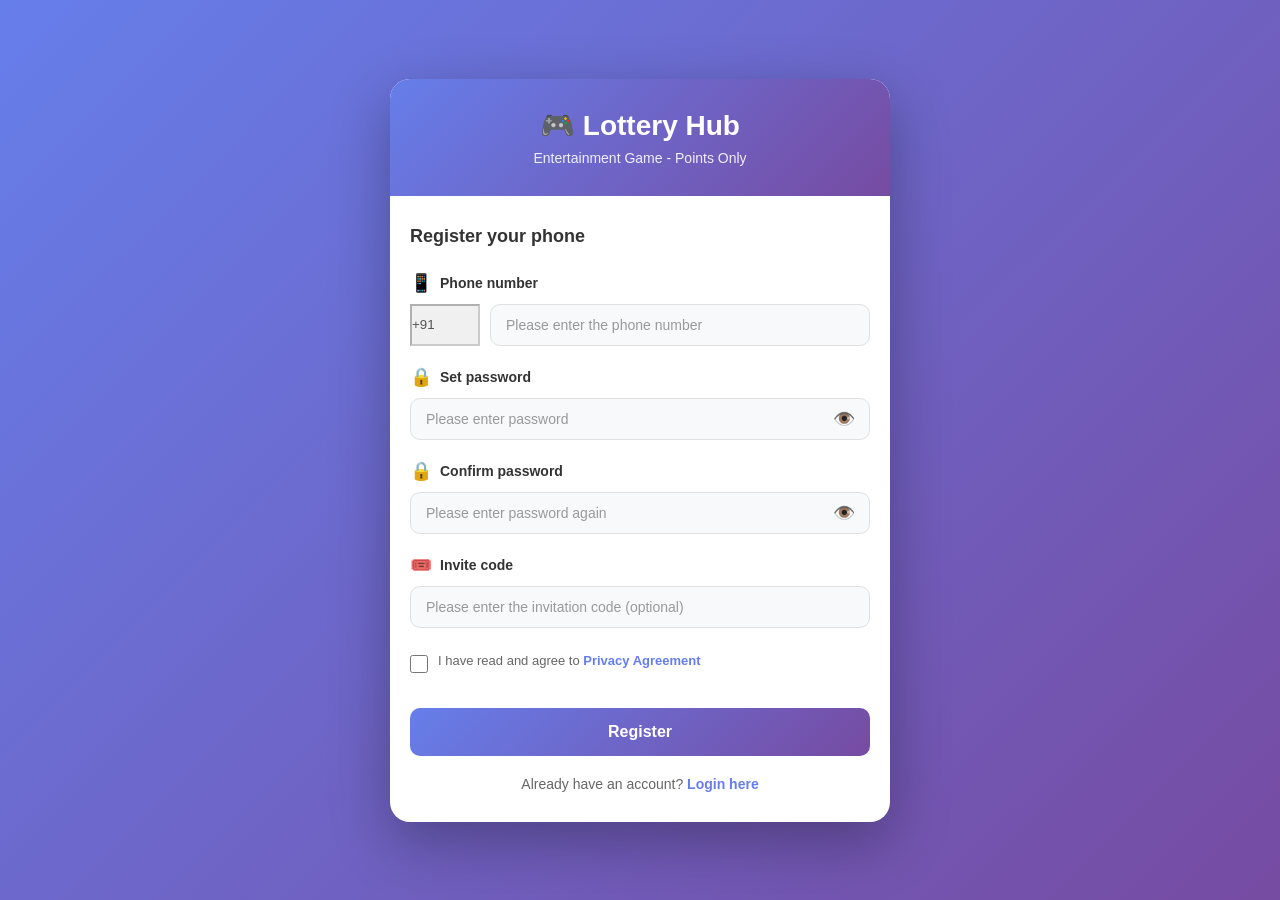
<file: index.html>
<!DOCTYPE html>
<html lang="en">
<head>
    <meta charset="UTF-8">
    <meta name="viewport" content="width=device-width, initial-scale=1.0">
    <title>Lottery Hub - Entertainment Game</title>
    <link rel="stylesheet" href="style.css">
</head>
<body>
    <div class="container">
        <div class="registration-card">
            <!-- Header -->
            <div class="header">
                <h1 class="logo">🎮 Lottery Hub</h1>
                <p class="subtitle">Entertainment Game - Points Only</p>
            </div>

            <!-- Registration Form -->
            <form id="registrationForm" class="registration-form">
                <h2>Register your phone</h2>

                <!-- Phone Number Field -->
                <div class="form-group">
                    <label for="phone" class="form-label">
                        <span class="icon">📱</span>
                        Phone number
                    </label>
                    <div class="phone-input-wrapper">
                        <input type="text" class="phone-code" value="+91" disabled>
                        <input 
                            type="tel" 
                            id="phone" 
                            class="form-input" 
                            placeholder="Please enter the phone number"
                            pattern="[0-9]{10}"
                            required
                        >
                    </div>
                </div>

                <!-- Password Field -->
                <div class="form-group">
                    <label for="password" class="form-label">
                        <span class="icon">🔒</span>
                        Set password
                    </label>
                    <div class="password-wrapper">
                        <input 
                            type="password" 
                            id="password" 
                            class="form-input" 
                            placeholder="Please enter password"
                            minlength="6"
                            required
                        >
                        <span class="toggle-password" onclick="togglePassword('password')">👁️</span>
                    </div>
                </div>

                <!-- Confirm Password Field -->
                <div class="form-group">
                    <label for="confirmPassword" class="form-label">
                        <span class="icon">🔒</span>
                        Confirm password
                    </label>
                    <div class="password-wrapper">
                        <input 
                            type="password" 
                            id="confirmPassword" 
                            class="form-input" 
                            placeholder="Please enter password again"
                            minlength="6"
                            required
                        >
                        <span class="toggle-password" onclick="togglePassword('confirmPassword')">👁️</span>
                    </div>
                </div>

                <!-- Invite Code Field -->
                <div class="form-group">
                    <label for="inviteCode" class="form-label">
                        <span class="icon">🎟️</span>
                        Invite code
                    </label>
                    <input 
                        type="text" 
                        id="inviteCode" 
                        class="form-input" 
                        placeholder="Please enter the invitation code (optional)"
                    >
                </div>

                <!-- Disclaimer -->
                <div class="disclaimer">
                    <input type="checkbox" id="agreeTerms" required>
                    <label for="agreeTerms">
                        I have read and agree to <a href="#" class="link">Privacy Agreement</a>
                    </label>
                </div>

                <!-- Register Button -->
                <button type="submit" class="btn-register">Register</button>

                <!-- Login Link -->
                <div class="login-link">
                    Already have an account? <a href="login.html">Login here</a>
                </div>
            </form>
        </div>
    </div>

    <script src="script.js"></script>
</body>
</html>
</file>
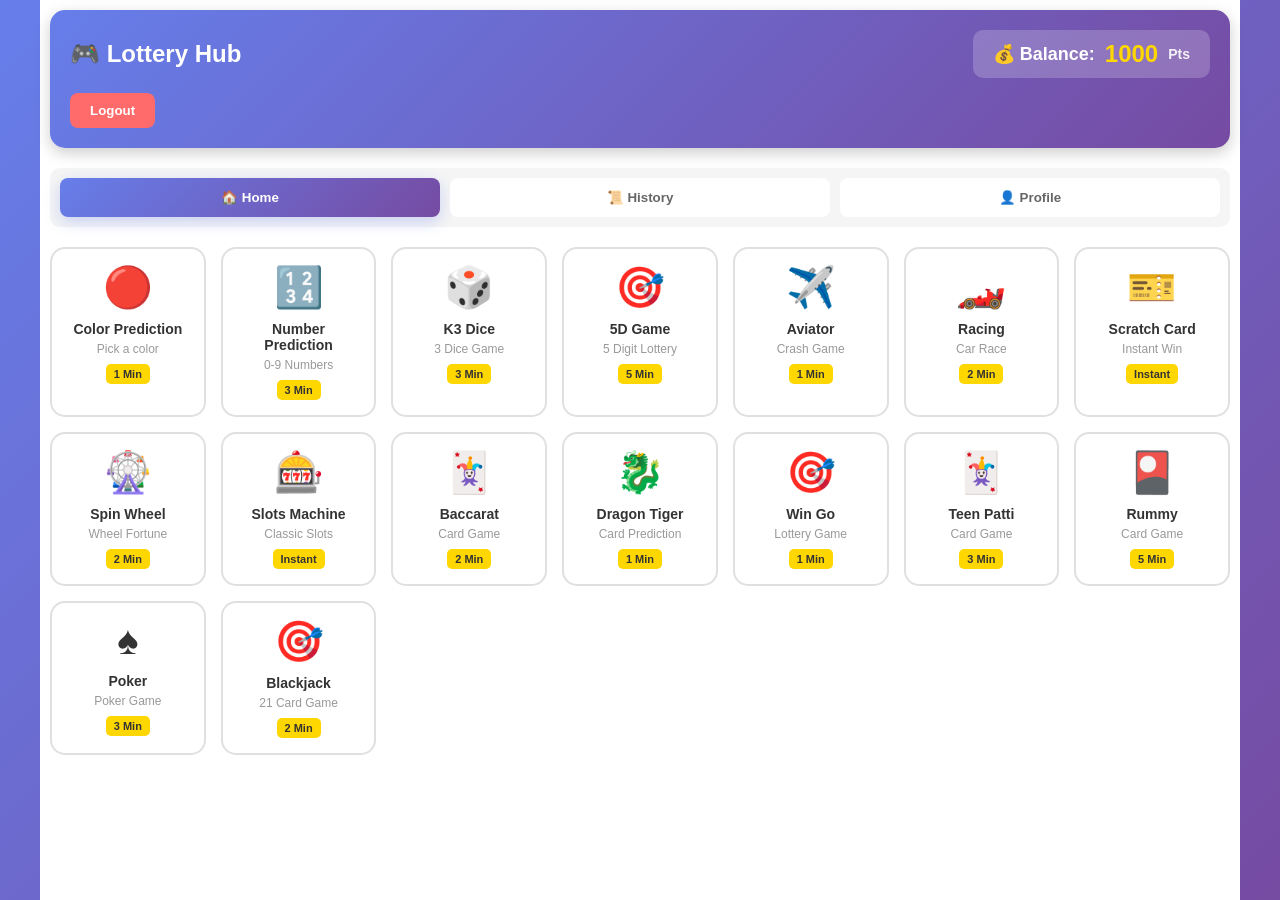
<file: dashboard.html>
<!DOCTYPE html>
<html lang="en">
<head>
    <meta charset="UTF-8">
    <meta name="viewport" content="width=device-width, initial-scale=1.0">
    <title>Lottery Hub - Dashboard</title>
    <link rel="stylesheet" href="dashboard-style.css">
</head>
<body>
    <div class="app-container">
        <!-- Header with Wallet -->
        <div class="header">
            <div class="header-top">
                <h1>🎮 Lottery Hub</h1>
                <div class="wallet-section">
                    <span class="wallet-label">💰 Balance:</span>
                    <span class="wallet-amount" id="walletAmount">1000</span>
                    <span class="points-unit">Pts</span>
                </div>
            </div>
            <button class="logout-btn" onclick="logout()">Logout</button>
        </div>

        <!-- Navigation Tabs -->
        <div class="nav-tabs">
            <button class="tab-btn active" onclick="showTab('home')">🏠 Home</button>
            <button class="tab-btn" onclick="showTab('history')">📜 History</button>
            <button class="tab-btn" onclick="showTab('profile')">👤 Profile</button>
        </div>

        <!-- Home Tab - Games -->
        <div id="home" class="tab-content active">
            <div class="games-grid">
                <!-- Color Prediction -->
                <div class="game-card" onclick="startGame('color-prediction')">
                    <div class="game-icon">🔴</div>
                    <h3>Color Prediction</h3>
                    <p>Pick a color</p>
                    <span class="time-badge">1 Min</span>
                </div>

                <!-- Number Prediction -->
                <div class="game-card" onclick="startGame('number-prediction')">
                    <div class="game-icon">🔢</div>
                    <h3>Number Prediction</h3>
                    <p>0-9 Numbers</p>
                    <span class="time-badge">3 Min</span>
                </div>

                <!-- K3 Dice -->
                <div class="game-card" onclick="startGame('k3-dice')">
                    <div class="game-icon">🎲</div>
                    <h3>K3 Dice</h3>
                    <p>3 Dice Game</p>
                    <span class="time-badge">3 Min</span>
                </div>

                <!-- 5D Game -->
                <div class="game-card" onclick="startGame('5d-game')">
                    <div class="game-icon">🎯</div>
                    <h3>5D Game</h3>
                    <p>5 Digit Lottery</p>
                    <span class="time-badge">5 Min</span>
                </div>

                <!-- Aviator -->
                <div class="game-card" onclick="startGame('aviator')">
                    <div class="game-icon">✈️</div>
                    <h3>Aviator</h3>
                    <p>Crash Game</p>
                    <span class="time-badge">1 Min</span>
                </div>

                <!-- Racing -->
                <div class="game-card" onclick="startGame('racing')">
                    <div class="game-icon">🏎️</div>
                    <h3>Racing</h3>
                    <p>Car Race</p>
                    <span class="time-badge">2 Min</span>
                </div>

                <!-- Scratch Card -->
                <div class="game-card" onclick="startGame('scratch-card')">
                    <div class="game-icon">🎫</div>
                    <h3>Scratch Card</h3>
                    <p>Instant Win</p>
                    <span class="time-badge">Instant</span>
                </div>

                <!-- Spin Wheel -->
                <div class="game-card" onclick="startGame('spin-wheel')">
                    <div class="game-icon">🎡</div>
                    <h3>Spin Wheel</h3>
                    <p>Wheel Fortune</p>
                    <span class="time-badge">2 Min</span>
                </div>

                <!-- Slots -->
                <div class="game-card" onclick="startGame('slots')">
                    <div class="game-icon">🎰</div>
                    <h3>Slots Machine</h3>
                    <p>Classic Slots</p>
                    <span class="time-badge">Instant</span>
                </div>

                <!-- Baccarat -->
                <div class="game-card" onclick="startGame('baccarat')">
                    <div class="game-icon">🃏</div>
                    <h3>Baccarat</h3>
                    <p>Card Game</p>
                    <span class="time-badge">2 Min</span>
                </div>

                <!-- Dragon Tiger -->
                <div class="game-card" onclick="startGame('dragon-tiger')">
                    <div class="game-icon">🐉</div>
                    <h3>Dragon Tiger</h3>
                    <p>Card Prediction</p>
                    <span class="time-badge">1 Min</span>
                </div>

                <!-- Win Go -->
                <div class="game-card" onclick="startGame('wingo')">
                    <div class="game-icon">🎯</div>
                    <h3>Win Go</h3>
                    <p>Lottery Game</p>
                    <span class="time-badge">1 Min</span>
                </div>

                <!-- Teen Patti -->
                <div class="game-card" onclick="startGame('teen-patti')">
                    <div class="game-icon">🃏</div>
                    <h3>Teen Patti</h3>
                    <p>Card Game</p>
                    <span class="time-badge">3 Min</span>
                </div>

                <!-- Rummy -->
                <div class="game-card" onclick="startGame('rummy')">
                    <div class="game-icon">🎴</div>
                    <h3>Rummy</h3>
                    <p>Card Game</p>
                    <span class="time-badge">5 Min</span>
                </div>

                <!-- Poker -->
                <div class="game-card" onclick="startGame('poker')">
                    <div class="game-icon">♠️</div>
                    <h3>Poker</h3>
                    <p>Poker Game</p>
                    <span class="time-badge">3 Min</span>
                </div>

                <!-- Blackjack -->
                <div class="game-card" onclick="startGame('blackjack')">
                    <div class="game-icon">🎯</div>
                    <h3>Blackjack</h3>
                    <p>21 Card Game</p>
                    <span class="time-badge">2 Min</span>
                </div>
            </div>
        </div>

        <!-- History Tab -->
        <div id="history" class="tab-content">
            <div class="history-container">
                <h2>Game History</h2>
                <div id="historyList" class="history-list"></div>
            </div>
        </div>

        <!-- Profile Tab -->
        <div id="profile" class="tab-content">
            <div class="profile-container">
                <div class="profile-card">
                    <h2>👤 My Profile</h2>
                    <div class="profile-info">
                        <p><strong>Phone:</strong> <span id="profilePhone">+91-XXXXXXXXXX</span></p>
                        <p><strong>Total Balance:</strong> <span id="profileBalance">1000</span> Points</p>
                        <p><strong>Total Games Played:</strong> <span id="profileGames">0</span></p>
                        <p><strong>Total Wins:</strong> <span id="profileWins">0</span></p>
                        <p><strong>Win Rate:</strong> <span id="profileWinRate">0%</span></p>
                        <p><strong>Member Since:</strong> <span id="profileDate">Today</span></p>
                    </div>
                </div>
            </div>
        </div>
    </div>

    <!-- Game Modal -->
    <div id="gameModal" class="modal">
        <div class="modal-content">
            <button class="close-btn" onclick="closeGame()">&times;</button>
            <iframe id="gameFrame" src="" style="width: 100%; height: 90vh; border: none; border-radius: 10px;"></iframe>
        </div>
    </div>

    <script src="dashboard-script.js"></script>
</body>
</html>
</file>
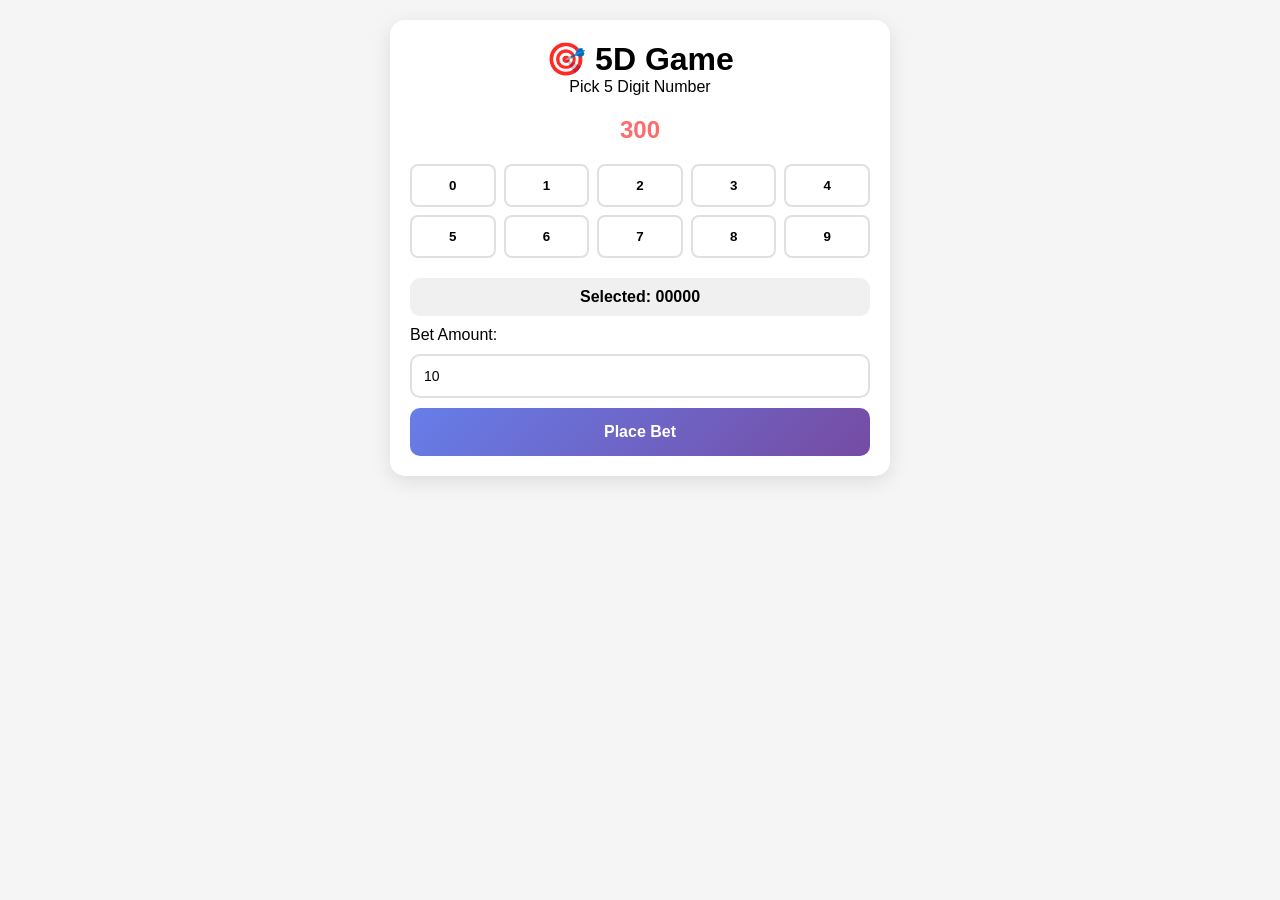
<file: games/5d-game.html>
<!DOCTYPE html>
<html lang="en">
<head>
    <meta charset="UTF-8">
    <meta name="viewport" content="width=device-width, initial-scale=1.0">
    <title>5D Game</title>
    <style>
        * { margin: 0; padding: 0; box-sizing: border-box; }
        body { font-family: 'Segoe UI', sans-serif; background: #f5f5f5; padding: 20px; }
        .game-container { max-width: 500px; margin: 0 auto; background: white; border-radius: 15px; padding: 20px; box-shadow: 0 5px 20px rgba(0,0,0,0.1); }
        .timer { font-size: 24px; font-weight: 700; color: #FF6B6B; text-align: center; margin: 20px 0; }
        .numbers-grid { display: grid; grid-template-columns: repeat(5, 1fr); gap: 8px; margin: 20px 0; }
        .number-btn { padding: 12px; border: 2px solid #e0e0e0; border-radius: 8px; font-weight: 600; cursor: pointer; transition: 0.3s; background: white; }
        .number-btn:hover { background: #667eea; color: white; }
        .number-btn.selected { background: #667eea; color: white; }
        .bet-input { width: 100%; padding: 12px; border: 2px solid #e0e0e0; border-radius: 10px; font-size: 14px; margin: 10px 0; }
        .place-bet-btn { width: 100%; padding: 15px; background: linear-gradient(135deg, #667eea, #764ba2); color: white; border: none; border-radius: 10px; font-size: 16px; font-weight: 700; cursor: pointer; }
        .result-section { background: #f0f0f0; padding: 20px; border-radius: 10px; text-align: center; margin-top: 20px; display: none; }
        .result-section.show { display: block; }
    </style>
</head>
<body>
    <div class="game-container">
        <div style="text-align: center; margin-bottom: 20px;">
            <h1>🎯 5D Game</h1>
            <p>Pick 5 Digit Number</p>
        </div>

        <div class="timer" id="timer">300</div>

        <div class="numbers-grid">
            <button class="number-btn" onclick="selectNumber(0)">0</button>
            <button class="number-btn" onclick="selectNumber(1)">1</button>
            <button class="number-btn" onclick="selectNumber(2)">2</button>
            <button class="number-btn" onclick="selectNumber(3)">3</button>
            <button class="number-btn" onclick="selectNumber(4)">4</button>
            <button class="number-btn" onclick="selectNumber(5)">5</button>
            <button class="number-btn" onclick="selectNumber(6)">6</button>
            <button class="number-btn" onclick="selectNumber(7)">7</button>
            <button class="number-btn" onclick="selectNumber(8)">8</button>
            <button class="number-btn" onclick="selectNumber(9)">9</button>
        </div>

        <div style="background: #f0f0f0; padding: 10px; text-align: center; border-radius: 10px; font-weight: 600; margin: 10px 0;">Selected: <span id="selected">00000</span></div>

        <label>Bet Amount:</label>
        <input type="number" id="betAmount" class="bet-input" placeholder="Enter bet amount" value="10" min="1">

        <button class="place-bet-btn" onclick="placeBet()">Place Bet</button>

        <div class="result-section" id="resultSection">
            <h2 id="resultText">Waiting for result...</h2>
            <p id="resultAmount" style="font-size: 18px; margin: 10px 0;"></p>
            <button class="place-bet-btn" onclick="playAgain()" style="margin-top: 10px;">Play Again</button>
        </div>
    </div>

    <script>
        let selectedNumbers = [0, 0, 0, 0, 0];
        let currentPos = 0;
        let betPlaced = false;
        let timeLeft = 300;

        function selectNumber(num) {
            if (betPlaced || currentPos >= 5) return;
            selectedNumbers[currentPos] = num;
            currentPos++;
            document.getElementById('selected').textContent = selectedNumbers.map(n => n).join('');
        }

        function placeBet() {
            if (currentPos < 5) {
                alert('Enter all 5 digits!');
                return;
            }
            const bet = parseInt(document.getElementById('betAmount').value);
            if (bet < 1) {
                alert('Enter valid bet amount!');
                return;
            }
            
            betPlaced = true;
            startCountdown();
        }

        function startCountdown() {
            const timerEl = document.getElementById('timer');
            const interval = setInterval(() => {
                timeLeft--;
                timerEl.textContent = timeLeft;
                if (timeLeft <= 0) {
                    clearInterval(interval);
                    endGame();
                }
            }, 1000);
        }

        function endGame() {
            const bet = parseInt(document.getElementById('betAmount').value);
            const winChance = Math.random();
            const won = winChance < 0.25;
            const multiplier = 99000;
            const points = won ? Math.floor(bet * multiplier) : -bet;

            const resultSection = document.getElementById('resultSection');
            document.getElementById('resultText').textContent = won ? '✅ JACKPOT!' : '❌ Better Luck Next Time!';
            document.getElementById('resultAmount').textContent = `${won ? '+' : ''}${points} Points`;
            document.getElementById('resultAmount').style.color = won ? '#27ae60' : '#e74c3c';
            resultSection.classList.add('show');

            if (window.parent && window.parent.updateWalletFromGame) {
                window.parent.updateWalletFromGame(points);
            }
        }

        function playAgain() {
            location.reload();
        }
    </script>
</body>
</html>
</file>
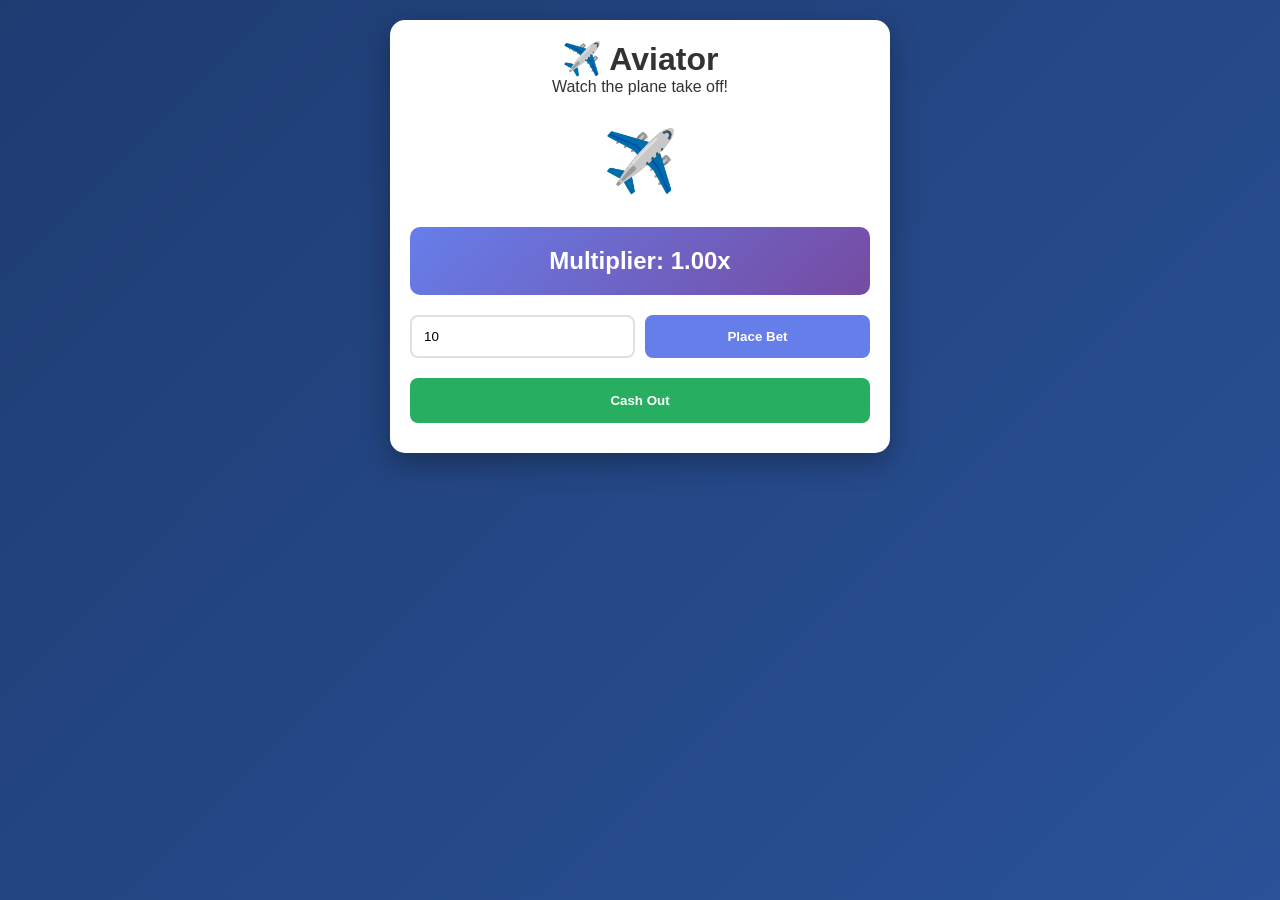
<file: games/aviator.html>
<!DOCTYPE html>
<html lang="en">
<head>
    <meta charset="UTF-8">
    <meta name="viewport" content="width=device-width, initial-scale=1.0">
    <title>Aviator Game</title>
    <style>
        * { margin: 0; padding: 0; box-sizing: border-box; }
        body { font-family: 'Segoe UI', sans-serif; background: linear-gradient(135deg, #1e3c72 0%, #2a5298 100%); padding: 20px; min-height: 100vh; }
        .game-container { max-width: 500px; margin: 0 auto; background: white; border-radius: 15px; padding: 20px; box-shadow: 0 10px 30px rgba(0,0,0,0.3); }
        .header { text-align: center; color: #333; margin-bottom: 20px; }
        .plane-display { text-align: center; font-size: 60px; margin: 30px 0; animation: fly 2s infinite; }
        @keyframes fly { 0%, 100% { transform: translateX(-50px) translateY(-50px); } 50% { transform: translateX(50px) translateY(50px); } }
        .multiplier-display { background: linear-gradient(135deg, #667eea, #764ba2); color: white; padding: 20px; text-align: center; border-radius: 10px; margin: 20px 0; font-size: 24px; font-weight: 700; }
        .bet-section { display: grid; grid-template-columns: 1fr 1fr; gap: 10px; margin: 20px 0; }
        .bet-input { padding: 12px; border: 2px solid #e0e0e0; border-radius: 8px; }
        .bet-btn { padding: 12px 20px; background: #667eea; color: white; border: none; border-radius: 8px; cursor: pointer; font-weight: 600; }
        .bet-btn:hover { background: #764ba2; }
        .action-buttons { display: flex; gap: 10px; margin: 10px 0; }
        .action-btn { flex: 1; padding: 15px; border: none; border-radius: 8px; font-weight: 600; cursor: pointer; color: white; }
        .cash-out-btn { background: #27ae60; }
        .cash-out-btn:hover { background: #229954; }
        .result-section { background: #f0f0f0; padding: 20px; border-radius: 10px; text-align: center; margin-top: 20px; display: none; }
        .result-section.show { display: block; }
    </style>
</head>
<body>
    <div class="game-container">
        <div class="header">
            <h1>✈️ Aviator</h1>
            <p>Watch the plane take off!</p>
        </div>

        <div class="plane-display" id="plane">✈️</div>

        <div class="multiplier-display">Multiplier: <span id="multiplier">1.00</span>x</div>

        <div class="bet-section">
            <input type="number" id="betAmount" class="bet-input" placeholder="Bet amount" value="10" min="1">
            <button class="bet-btn" onclick="placeBet()">Place Bet</button>
        </div>

        <div class="action-buttons">
            <button class="action-btn cash-out-btn" onclick="cashOut()">Cash Out</button>
        </div>

        <div class="result-section" id="resultSection">
            <h2 id="resultText">Plane Crashed!</h2>
            <p id="resultAmount" style="font-size: 18px; margin: 10px 0;"></p>
            <button class="action-btn cash-out-btn" onclick="playAgain()" style="margin-top: 10px;">Play Again</button>
        </div>
    </div>

    <script>
        let betPlaced = false;
        let multiplier = 1;
        let gameRunning = false;
        let betAmount = 0;

        function placeBet() {
            if (gameRunning) return;
            const bet = parseInt(document.getElementById('betAmount').value);
            if (bet < 1) {
                alert('Enter valid bet amount!');
                return;
            }
            
            betAmount = bet;
            betPlaced = true;
            gameRunning = true;
            multiplier = 1;
            startGame();
        }

        function startGame() {
            const interval = setInterval(() => {
                multiplier += Math.random() * 0.2;
                document.getElementById('multiplier').textContent = multiplier.toFixed(2);
                
                if (Math.random() < 0.02 || multiplier > 10) {
                    clearInterval(interval);
                    endGame();
                }
            }, 100);
        }

        function cashOut() {
            if (!gameRunning) return;
            gameRunning = false;
            const points = Math.floor(betAmount * multiplier);
            showResult(true, points);
        }

        function endGame() {
            gameRunning = false;
            showResult(false, -betAmount);
        }

        function showResult(won, points) {
            const resultSection = document.getElementById('resultSection');
            document.getElementById('resultText').textContent = won ? '✅ Cash Out Success!' : '❌ Plane Crashed!';
            document.getElementById('resultAmount').textContent = `${won ? '+' : ''}${points} Points`;
            document.getElementById('resultAmount').style.color = won ? '#27ae60' : '#e74c3c';
            resultSection.classList.add('show');

            if (window.parent && window.parent.updateWalletFromGame) {
                window.parent.updateWalletFromGame(points);
            }
        }

        function playAgain() {
            location.reload();
        }
    </script>
</body>
</html>
</file>
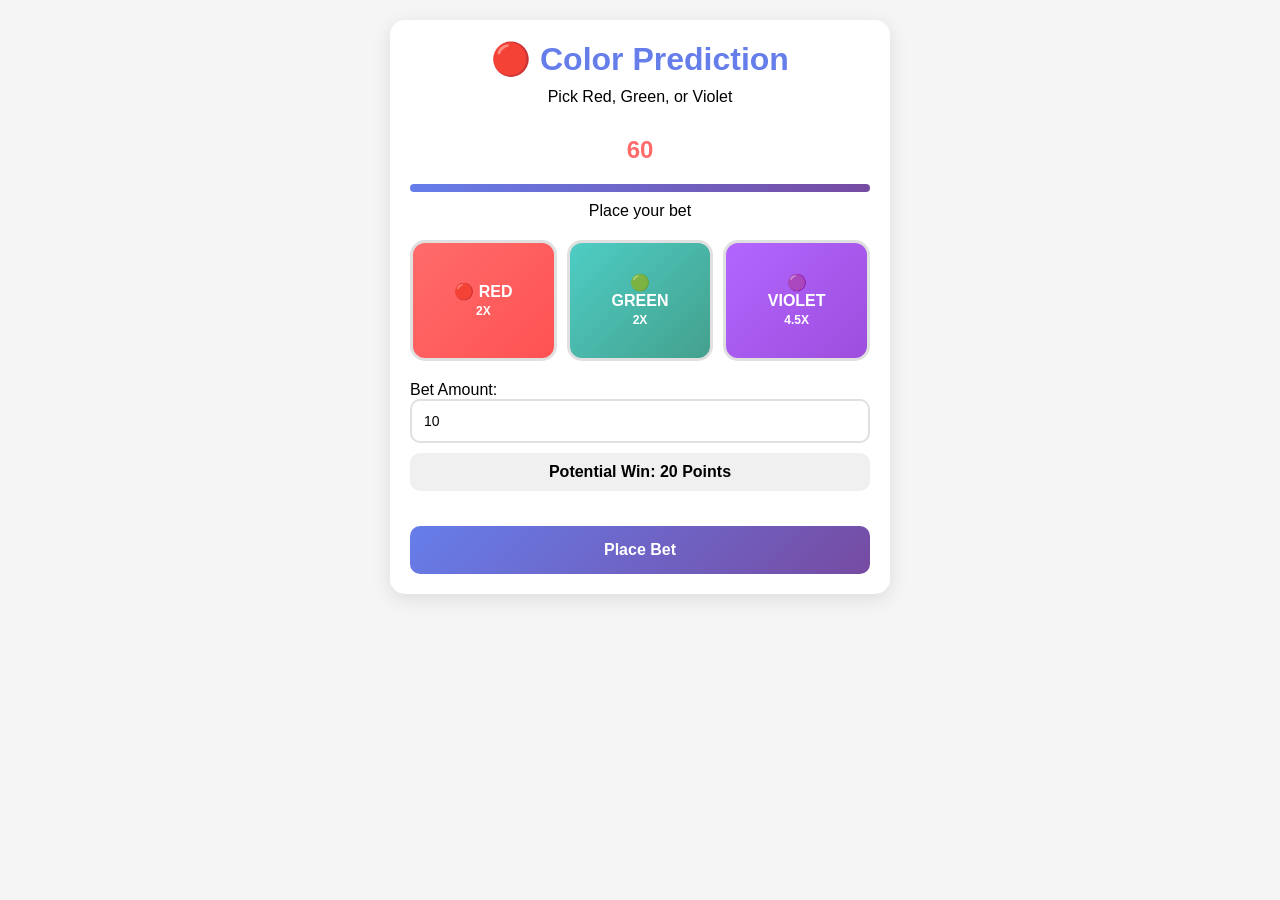
<file: games/color-prediction.html>
<!DOCTYPE html>
<html lang="en">
<head>
    <meta charset="UTF-8">
    <meta name="viewport" content="width=device-width, initial-scale=1.0">
    <title>Color Prediction</title>
    <style>
        * { margin: 0; padding: 0; box-sizing: border-box; }
        body { font-family: 'Segoe UI', sans-serif; background: #f5f5f5; padding: 20px; }
        .game-container { max-width: 500px; margin: 0 auto; background: white; border-radius: 15px; padding: 20px; box-shadow: 0 5px 20px rgba(0,0,0,0.1); }
        .header { text-align: center; margin-bottom: 30px; }
        .header h1 { color: #667eea; margin-bottom: 10px; }
        .timer { font-size: 24px; font-weight: 700; color: #FF6B6B; margin: 20px 0; text-align: center; }
        .colors-section { display: grid; grid-template-columns: 1fr 1fr 1fr; gap: 10px; margin: 20px 0; }
        .color-btn { padding: 30px; border: 3px solid #e0e0e0; border-radius: 15px; font-size: 16px; font-weight: 600; cursor: pointer; transition: all 0.3s; }
        .color-btn:hover { transform: scale(1.05); }
        .red { background: linear-gradient(135deg, #FF6B6B, #FF5252); color: white; }
        .green { background: linear-gradient(135deg, #4ECDC4, #44A08D); color: white; }
        .violet { background: linear-gradient(135deg, #B366FF, #9D4EDD); color: white; }
        .bet-section { margin: 20px 0; }
        .bet-input { width: 100%; padding: 12px; border: 2px solid #e0e0e0; border-radius: 10px; font-size: 14px; }
        .multiplier { background: #f0f0f0; padding: 10px; text-align: center; margin: 10px 0; border-radius: 10px; font-weight: 600; }
        .place-bet-btn { width: 100%; padding: 15px; background: linear-gradient(135deg, #667eea, #764ba2); color: white; border: none; border-radius: 10px; font-size: 16px; font-weight: 700; cursor: pointer; margin-top: 15px; }
        .place-bet-btn:hover { transform: translateY(-2px); box-shadow: 0 5px 15px rgba(102, 126, 234, 0.4); }
        .result-section { background: #f0f0f0; padding: 20px; border-radius: 10px; text-align: center; margin-top: 20px; display: none; }
        .result-section.show { display: block; animation: slideUp 0.3s ease; }
        @keyframes slideUp { from { opacity: 0; transform: translateY(20px); } to { opacity: 1; transform: translateY(0); } }
        .countdown { margin: 20px 0; text-align: center; }
        .progress-bar { width: 100%; height: 8px; background: #e0e0e0; border-radius: 10px; overflow: hidden; margin: 10px 0; }
        .progress-fill { height: 100%; background: linear-gradient(90deg, #667eea, #764ba2); animation: progress 60s linear; }
        @keyframes progress { from { width: 100%; } to { width: 0%; } }
    </style>
</head>
<body>
    <div class="game-container">
        <div class="header">
            <h1>🔴 Color Prediction</h1>
            <p>Pick Red, Green, or Violet</p>
        </div>

        <div class="countdown">
            <div class="timer" id="timer">60</div>
            <div class="progress-bar"><div class="progress-fill"></div></div>
            <p id="status">Place your bet</p>
        </div>

        <div class="colors-section">
            <button class="color-btn red" onclick="selectColor('red')">🔴 RED<br><span style="font-size: 12px;">2X</span></button>
            <button class="color-btn green" onclick="selectColor('green')">🟢 GREEN<br><span style="font-size: 12px;">2X</span></button>
            <button class="color-btn violet" onclick="selectColor('violet')">🟣 VIOLET<br><span style="font-size: 12px;">4.5X</span></button>
        </div>

        <div class="bet-section">
            <label>Bet Amount:</label>
            <input type="number" id="betAmount" class="bet-input" placeholder="Enter bet amount" value="10" min="1">
            <div class="multiplier">Potential Win: <span id="potential">20</span> Points</div>
        </div>

        <button class="place-bet-btn" onclick="placeBet()">Place Bet</button>

        <div class="result-section" id="resultSection">
            <h2 id="resultText">Waiting for result...</h2>
            <p id="resultAmount" style="font-size: 18px; margin: 10px 0;"></p>
            <button class="place-bet-btn" onclick="playAgain()" style="margin-top: 10px;">Play Again</button>
        </div>
    </div>

    <script>
        let selectedColor = null;
        let betPlaced = false;
        let gameRunning = true;
        let timeLeft = 60;

        document.getElementById('betAmount').addEventListener('input', function() {
            const multiplier = selectedColor === 'violet' ? 4.5 : 2;
            document.getElementById('potential').textContent = Math.floor(this.value * multiplier);
        });

        function selectColor(color) {
            if (betPlaced) return;
            selectedColor = color;
            document.querySelectorAll('.color-btn').forEach(btn => btn.style.opacity = '0.5');
            event.target.closest('.color-btn').style.opacity = '1';
        }

        function placeBet() {
            if (!selectedColor) {
                alert('Select a color first!');
                return;
            }
            const bet = parseInt(document.getElementById('betAmount').value);
            if (bet < 1) {
                alert('Enter valid bet amount!');
                return;
            }
            
            betPlaced = true;
            document.getElementById('status').textContent = 'Bet Placed! Waiting for result...';
            startCountdown();
        }

        function startCountdown() {
            const timerEl = document.getElementById('timer');
            const interval = setInterval(() => {
                timeLeft--;
                timerEl.textContent = timeLeft;
                if (timeLeft <= 0) {
                    clearInterval(interval);
                    endGame();
                }
            }, 1000);
        }

        function endGame() {
            const colors = ['red', 'green', 'violet'];
            const winChance = Math.random();
            const result = winChance < 0.25 ? selectedColor : colors[Math.floor(Math.random() * colors.length)];
            
            const bet = parseInt(document.getElementById('betAmount').value);
            const multiplier = selectedColor === 'violet' ? 4.5 : 2;
            const won = result === selectedColor;
            const points = won ? Math.floor(bet * multiplier) : -bet;

            const resultSection = document.getElementById('resultSection');
            const resultText = document.getElementById('resultText');
            const resultAmount = document.getElementById('resultAmount');

            resultText.textContent = won ? '✅ You Won!' : '❌ You Lost!';
            resultAmount.textContent = `${won ? '+' : ''}${points} Points`;
            resultAmount.style.color = won ? '#27ae60' : '#e74c3c';
            resultSection.classList.add('show');

            // Update parent wallet
            if (window.parent && window.parent.updateWalletFromGame) {
                window.parent.updateWalletFromGame(points);
            }
        }

        function playAgain() {
            location.reload();
        }
    </script>
</body>
</html>
</file>
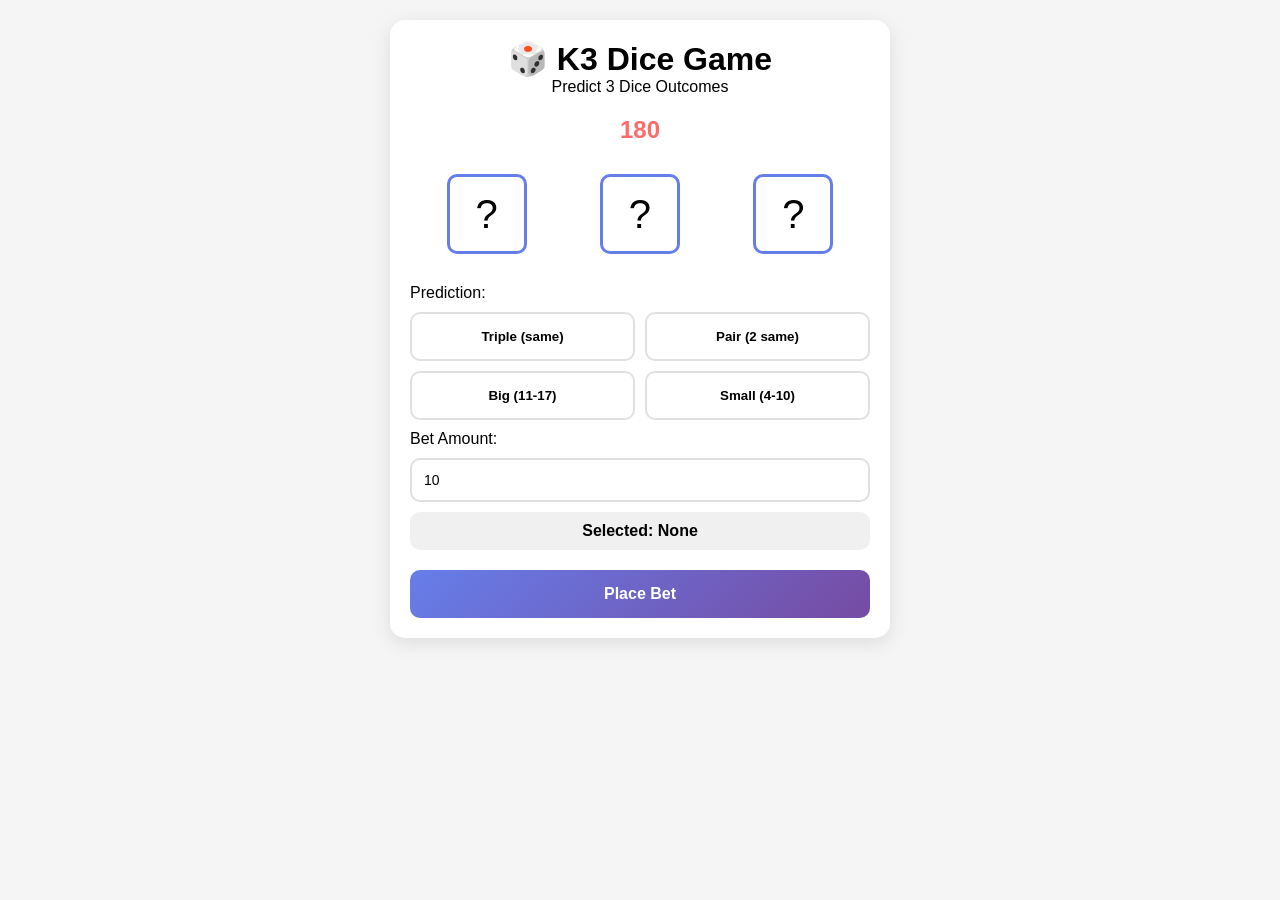
<file: games/k3-dice.html>
<!DOCTYPE html>
<html lang="en">
<head>
    <meta charset="UTF-8">
    <meta name="viewport" content="width=device-width, initial-scale=1.0">
    <title>K3 Dice Game</title>
    <style>
        * { margin: 0; padding: 0; box-sizing: border-box; }
        body { font-family: 'Segoe UI', sans-serif; background: #f5f5f5; padding: 20px; }
        .game-container { max-width: 500px; margin: 0 auto; background: white; border-radius: 15px; padding: 20px; box-shadow: 0 5px 20px rgba(0,0,0,0.1); }
        .timer { font-size: 24px; font-weight: 700; color: #FF6B6B; text-align: center; margin: 20px 0; }
        .dice-display { display: flex; justify-content: space-around; margin: 30px 0; }
        .dice { width: 80px; height: 80px; background: white; border: 3px solid #667eea; border-radius: 10px; display: flex; align-items: center; justify-content: center; font-size: 40px; }
        .bet-section { margin: 20px 0; }
        .options-grid { display: grid; grid-template-columns: 1fr 1fr; gap: 10px; margin: 10px 0; }
        .option-btn { padding: 15px; border: 2px solid #e0e0e0; border-radius: 10px; font-weight: 600; cursor: pointer; transition: 0.3s; background: white; }
        .option-btn:hover { background: #667eea; color: white; }
        .option-btn.selected { background: #667eea; color: white; }
        .bet-input { width: 100%; padding: 12px; border: 2px solid #e0e0e0; border-radius: 10px; font-size: 14px; margin: 10px 0; }
        .place-bet-btn { width: 100%; padding: 15px; background: linear-gradient(135deg, #667eea, #764ba2); color: white; border: none; border-radius: 10px; font-size: 16px; font-weight: 700; cursor: pointer; }
        .result-section { background: #f0f0f0; padding: 20px; border-radius: 10px; text-align: center; margin-top: 20px; display: none; }
        .result-section.show { display: block; }
    </style>
</head>
<body>
    <div class="game-container">
        <div style="text-align: center; margin-bottom: 20px;">
            <h1>🎲 K3 Dice Game</h1>
            <p>Predict 3 Dice Outcomes</p>
        </div>

        <div class="timer" id="timer">180</div>

        <div class="dice-display" id="diceDisplay">
            <div class="dice">?</div>
            <div class="dice">?</div>
            <div class="dice">?</div>
        </div>

        <div class="bet-section">
            <label>Prediction:</label>
            <div class="options-grid">
                <button class="option-btn" onclick="selectOption('triple')">Triple (same)</button>
                <button class="option-btn" onclick="selectOption('pair')">Pair (2 same)</button>
                <button class="option-btn" onclick="selectOption('big')">Big (11-17)</button>
                <button class="option-btn" onclick="selectOption('small')">Small (4-10)</button>
            </div>
            <label>Bet Amount:</label>
            <input type="number" id="betAmount" class="bet-input" placeholder="Enter bet amount" value="10" min="1">
            <div style="background: #f0f0f0; padding: 10px; text-align: center; border-radius: 10px; font-weight: 600;">Selected: <span id="selected">None</span></div>
        </div>

        <button class="place-bet-btn" onclick="placeBet()">Place Bet</button>

        <div class="result-section" id="resultSection">
            <h2 id="resultText">Waiting for result...</h2>
            <p id="resultAmount" style="font-size: 18px; margin: 10px 0;"></p>
            <button class="place-bet-btn" onclick="playAgain()" style="margin-top: 10px;">Play Again</button>
        </div>
    </div>

    <script>
        let selectedOption = null;
        let betPlaced = false;
        let timeLeft = 180;

        function selectOption(option) {
            if (betPlaced) return;
            selectedOption = option;
            document.querySelectorAll('.option-btn').forEach(btn => btn.classList.remove('selected'));
            event.target.classList.add('selected');
            document.getElementById('selected').textContent = option.toUpperCase();
        }

        function placeBet() {
            if (!selectedOption) {
                alert('Select a prediction first!');
                return;
            }
            const bet = parseInt(document.getElementById('betAmount').value);
            if (bet < 1) {
                alert('Enter valid bet amount!');
                return;
            }
            
            betPlaced = true;
            startCountdown();
        }

        function startCountdown() {
            const timerEl = document.getElementById('timer');
            const interval = setInterval(() => {
                timeLeft--;
                timerEl.textContent = timeLeft;
                if (timeLeft <= 0) {
                    clearInterval(interval);
                    endGame();
                }
            }, 1000);
        }

        function rollDice() {
            return Math.floor(Math.random() * 6) + 1;
        }

        function endGame() {
            const dice1 = rollDice();
            const dice2 = rollDice();
            const dice3 = rollDice();
            const sum = dice1 + dice2 + dice3;

            document.getElementById('diceDisplay').innerHTML = `<div class="dice">${dice1}</div><div class="dice">${dice2}</div><div class="dice">${dice3}</div>`;

            const bet = parseInt(document.getElementById('betAmount').value);
            let won = false;
            let multiplier = 1;

            if (selectedOption === 'triple' && dice1 === dice2 && dice2 === dice3) {
                won = true;
                multiplier = 24;
            } else if (selectedOption === 'pair' && (dice1 === dice2 || dice2 === dice3 || dice1 === dice3)) {
                won = true;
                multiplier = 8;
            } else if (selectedOption === 'big' && sum > 10 && sum <= 17) {
                won = true;
                multiplier = 1.95;
            } else if (selectedOption === 'small' && sum >= 4 && sum <= 10) {
                won = true;
                multiplier = 1.95;
            }

            const winChance = Math.random();
            if (winChance > 0.25) won = false;

            const points = won ? Math.floor(bet * multiplier) : -bet;

            const resultSection = document.getElementById('resultSection');
            document.getElementById('resultText').textContent = won ? '✅ You Won!' : '❌ You Lost!';
            document.getElementById('resultAmount').textContent = `${won ? '+' : ''}${points} Points`;
            document.getElementById('resultAmount').style.color = won ? '#27ae60' : '#e74c3c';
            resultSection.classList.add('show');

            if (window.parent && window.parent.updateWalletFromGame) {
                window.parent.updateWalletFromGame(points);
            }
        }

        function playAgain() {
            location.reload();
        }
    </script>
</body>
</html>
</file>
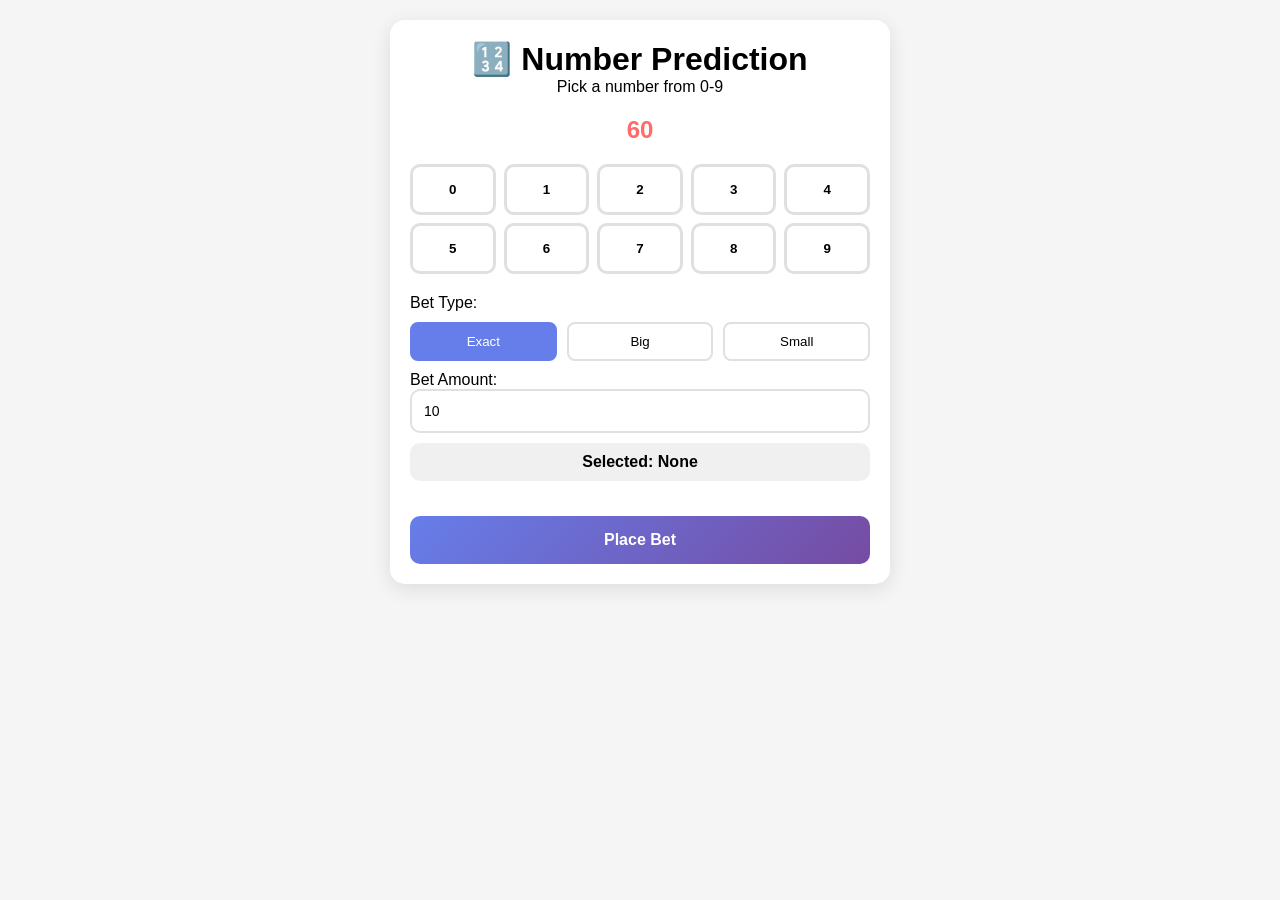
<file: games/number-prediction.html>
<!DOCTYPE html>
<html lang="en">
<head>
    <meta charset="UTF-8">
    <meta name="viewport" content="width=device-width, initial-scale=1.0">
    <title>Number Prediction</title>
    <style>
        * { margin: 0; padding: 0; box-sizing: border-box; }
        body { font-family: 'Segoe UI', sans-serif; background: #f5f5f5; padding: 20px; }
        .game-container { max-width: 500px; margin: 0 auto; background: white; border-radius: 15px; padding: 20px; box-shadow: 0 5px 20px rgba(0,0,0,0.1); }
        .timer { font-size: 24px; font-weight: 700; color: #FF6B6B; text-align: center; margin: 20px 0; }
        .numbers-grid { display: grid; grid-template-columns: repeat(5, 1fr); gap: 8px; margin: 20px 0; }
        .number-btn { padding: 15px; border: 3px solid #e0e0e0; border-radius: 10px; font-weight: 600; cursor: pointer; transition: all 0.3s; background: white; }
        .number-btn:hover { background: #667eea; color: white; border-color: #667eea; }
        .number-btn.selected { background: #667eea; color: white; border-color: #667eea; }
        .bet-section { margin: 20px 0; }
        .bet-input { width: 100%; padding: 12px; border: 2px solid #e0e0e0; border-radius: 10px; font-size: 14px; }
        .bet-type-selector { display: flex; gap: 10px; margin: 10px 0; }
        .bet-type-btn { flex: 1; padding: 10px; border: 2px solid #e0e0e0; border-radius: 8px; cursor: pointer; transition: 0.3s; background: white; }
        .bet-type-btn.active { background: #667eea; color: white; border-color: #667eea; }
        .place-bet-btn { width: 100%; padding: 15px; background: linear-gradient(135deg, #667eea, #764ba2); color: white; border: none; border-radius: 10px; font-size: 16px; font-weight: 700; cursor: pointer; margin-top: 15px; }
        .result-section { background: #f0f0f0; padding: 20px; border-radius: 10px; text-align: center; margin-top: 20px; display: none; }
        .result-section.show { display: block; animation: slideUp 0.3s ease; }
        @keyframes slideUp { from { opacity: 0; transform: translateY(20px); } to { opacity: 1; transform: translateY(0); } }
    </style>
</head>
<body>
    <div class="game-container">
        <div style="text-align: center; margin-bottom: 20px;">
            <h1>🔢 Number Prediction</h1>
            <p>Pick a number from 0-9</p>
        </div>

        <div class="timer" id="timer">60</div>

        <div class="numbers-grid">
            <button class="number-btn" onclick="selectNumber(0)">0</button>
            <button class="number-btn" onclick="selectNumber(1)">1</button>
            <button class="number-btn" onclick="selectNumber(2)">2</button>
            <button class="number-btn" onclick="selectNumber(3)">3</button>
            <button class="number-btn" onclick="selectNumber(4)">4</button>
            <button class="number-btn" onclick="selectNumber(5)">5</button>
            <button class="number-btn" onclick="selectNumber(6)">6</button>
            <button class="number-btn" onclick="selectNumber(7)">7</button>
            <button class="number-btn" onclick="selectNumber(8)">8</button>
            <button class="number-btn" onclick="selectNumber(9)">9</button>
        </div>

        <div class="bet-section">
            <label>Bet Type:</label>
            <div class="bet-type-selector">
                <button class="bet-type-btn active" onclick="setBetType('exact')">Exact</button>
                <button class="bet-type-btn" onclick="setBetType('big')">Big</button>
                <button class="bet-type-btn" onclick="setBetType('small')">Small</button>
            </div>
            <label>Bet Amount:</label>
            <input type="number" id="betAmount" class="bet-input" placeholder="Enter bet amount" value="10" min="1">
            <div style="background: #f0f0f0; padding: 10px; text-align: center; margin: 10px 0; border-radius: 10px; font-weight: 600;">Selected: <span id="selected">None</span></div>
        </div>

        <button class="place-bet-btn" onclick="placeBet()">Place Bet</button>

        <div class="result-section" id="resultSection">
            <h2 id="resultText">Waiting for result...</h2>
            <p id="resultAmount" style="font-size: 18px; margin: 10px 0;"></p>
            <button class="place-bet-btn" onclick="playAgain()" style="margin-top: 10px;">Play Again</button>
        </div>
    </div>

    <script>
        let selectedNumber = null;
        let betType = 'exact';
        let betPlaced = false;
        let timeLeft = 60;

        function selectNumber(num) {
            if (betPlaced) return;
            selectedNumber = num;
            document.querySelectorAll('.number-btn').forEach(btn => btn.classList.remove('selected'));
            event.target.classList.add('selected');
            document.getElementById('selected').textContent = num;
        }

        function setBetType(type) {
            betType = type;
            document.querySelectorAll('.bet-type-btn').forEach(btn => btn.classList.remove('active'));
            event.target.classList.add('active');
        }

        function placeBet() {
            if (selectedNumber === null) {
                alert('Select a number first!');
                return;
            }
            const bet = parseInt(document.getElementById('betAmount').value);
            if (bet < 1) {
                alert('Enter valid bet amount!');
                return;
            }
            
            betPlaced = true;
            startCountdown();
        }

        function startCountdown() {
            const timerEl = document.getElementById('timer');
            const interval = setInterval(() => {
                timeLeft--;
                timerEl.textContent = timeLeft;
                if (timeLeft <= 0) {
                    clearInterval(interval);
                    endGame();
                }
            }, 1000);
        }

        function endGame() {
            const winChance = Math.random();
            let resultNumber = winChance < 0.25 ? selectedNumber : Math.floor(Math.random() * 10);
            
            const bet = parseInt(document.getElementById('betAmount').value);
            let won = false;
            let multiplier = 1;

            if (betType === 'exact') {
                won = resultNumber === selectedNumber;
                multiplier = 9;
            } else if (betType === 'big') {
                won = resultNumber > 5 && resultNumber >= selectedNumber;
                multiplier = 1.9;
            } else if (betType === 'small') {
                won = resultNumber <= 4 && resultNumber <= selectedNumber;
                multiplier = 1.9;
            }

            const points = won ? Math.floor(bet * multiplier) : -bet;

            const resultSection = document.getElementById('resultSection');
            document.getElementById('resultText').textContent = won ? '✅ You Won!' : '❌ You Lost!';
            document.getElementById('resultAmount').textContent = `${won ? '+' : ''}${points} Points`;
            document.getElementById('resultAmount').style.color = won ? '#27ae60' : '#e74c3c';
            resultSection.classList.add('show');

            if (window.parent && window.parent.updateWalletFromGame) {
                window.parent.updateWalletFromGame(points);
            }
        }

        function playAgain() {
            location.reload();
        }
    </script>
</body>
</html>
</file>
<file: style.css>
* {
    margin: 0;
    padding: 0;
    box-sizing: border-box;
}

body {
    font-family: 'Segoe UI', Tahoma, Geneva, Verdana, sans-serif;
    background: linear-gradient(135deg, #667eea 0%, #764ba2 100%);
    min-height: 100vh;
    display: flex;
    justify-content: center;
    align-items: center;
    padding: 20px;
}

.container {
    width: 100%;
    max-width: 500px;
}

.registration-card {
    background: white;
    border-radius: 20px;
    box-shadow: 0 20px 60px rgba(0, 0, 0, 0.3);
    overflow: hidden;
    animation: slideUp 0.5s ease;
}

@keyframes slideUp {
    from {
        opacity: 0;
        transform: translateY(30px);
    }
    to {
        opacity: 1;
        transform: translateY(0);
    }
}

/* Header */
.header {
    background: linear-gradient(135deg, #667eea 0%, #764ba2 100%);
    color: white;
    padding: 30px 20px;
    text-align: center;
}

.logo {
    font-size: 28px;
    font-weight: 700;
    margin-bottom: 8px;
}

.subtitle {
    font-size: 14px;
    opacity: 0.9;
}

/* Form */
.registration-form {
    padding: 30px 20px;
}

.registration-form h2 {
    font-size: 18px;
    color: #333;
    margin-bottom: 25px;
    font-weight: 600;
}

/* Form Group */
.form-group {
    margin-bottom: 20px;
}

.form-label {
    display: flex;
    align-items: center;
    font-size: 14px;
    color: #333;
    font-weight: 600;
    margin-bottom: 10px;
    cursor: pointer;
}

.icon {
    margin-right: 8px;
    font-size: 18px;
}

/* Input Fields */
.form-input {
    width: 100%;
    padding: 12px 15px;
    border: 1px solid #e0e0e0;
    border-radius: 10px;
    font-size: 14px;
    transition: all 0.3s ease;
    background-color: #f8f9fa;
}

.form-input:focus {
    outline: none;
    border-color: #667eea;
    background-color: white;
    box-shadow: 0 0 0 3px rgba(102, 126, 234, 0.1);
}

.form-input::placeholder {
    color: #999;
}

/* Phone Input Wrapper */
.phone-input-wrapper {
    display: flex;
    gap: 10px;
}

.phone-code {
    width: 70px;
    flex-shrink: 0;
    background-color: #f0f0f0;
}

.phone-input-wrapper .form-input {
    flex: 1;
}

/* Password Wrapper */
.password-wrapper {
    position: relative;
}

.toggle-password {
    position: absolute;
    right: 15px;
    top: 50%;
    transform: translateY(-50%);
    cursor: pointer;
    font-size: 18px;
    user-select: none;
}

/* Disclaimer */
.disclaimer {
    display: flex;
    align-items: flex-start;
    gap: 10px;
    margin: 25px 0;
    font-size: 13px;
    color: #666;
}

.disclaimer input[type="checkbox"] {
    width: 18px;
    height: 18px;
    margin-top: 2px;
    cursor: pointer;
    flex-shrink: 0;
}

.link {
    color: #667eea;
    text-decoration: none;
    font-weight: 600;
}

.link:hover {
    text-decoration: underline;
}

/* Register Button */
.btn-register {
    width: 100%;
    padding: 15px;
    background: linear-gradient(135deg, #667eea 0%, #764ba2 100%);
    color: white;
    border: none;
    border-radius: 10px;
    font-size: 16px;
    font-weight: 600;
    cursor: pointer;
    transition: all 0.3s ease;
    margin-top: 10px;
}

.btn-register:hover {
    transform: translateY(-2px);
    box-shadow: 0 10px 25px rgba(102, 126, 234, 0.4);
}

.btn-register:active {
    transform: translateY(0);
}

.btn-register:disabled {
    opacity: 0.6;
    cursor: not-allowed;
}

/* Login Link */
.login-link {
    text-align: center;
    margin-top: 20px;
    font-size: 14px;
    color: #666;
}

.login-link a {
    color: #667eea;
    text-decoration: none;
    font-weight: 600;
}

.login-link a:hover {
    text-decoration: underline;
}

/* Error Message */
.error-message {
    color: #e74c3c;
    font-size: 13px;
    margin-top: 5px;
    display: none;
}

.error-message.show {
    display: block;
}

/* Success Message */
.success-message {
    background-color: #d4edda;
    color: #155724;
    padding: 15px;
    border-radius: 10px;
    margin-bottom: 20px;
    display: none;
}

.success-message.show {
    display: block;
}

/* Responsive */
@media (max-width: 480px) {
    .registration-card {
        border-radius: 15px;
    }
    
    .header {
        padding: 20px 15px;
    }
    
    .logo {
        font-size: 24px;
    }
    
    .registration-form {
        padding: 20px 15px;
    }
    
    .registration-form h2 {
        font-size: 16px;
    }
}
</file>
<file: dashboard-style.css>
/* Dashboard Styles */
* {
    margin: 0;
    padding: 0;
    box-sizing: border-box;
}

body {
    font-family: 'Segoe UI', Tahoma, Geneva, Verdana, sans-serif;
    background: linear-gradient(135deg, #667eea 0%, #764ba2 100%);
    min-height: 100vh;
    color: #333;
}

.app-container {
    max-width: 1200px;
    margin: 0 auto;
    padding: 10px;
    background: white;
    min-height: 100vh;
}

/* Header */
.header {
    background: linear-gradient(135deg, #667eea 0%, #764ba2 100%);
    color: white;
    padding: 20px;
    border-radius: 15px;
    margin-bottom: 20px;
    box-shadow: 0 5px 15px rgba(0, 0, 0, 0.2);
}

.header-top {
    display: flex;
    justify-content: space-between;
    align-items: center;
    margin-bottom: 15px;
}

.header-top h1 {
    font-size: 24px;
    font-weight: 700;
}

.wallet-section {
    background: rgba(255, 255, 255, 0.2);
    padding: 10px 20px;
    border-radius: 10px;
    display: flex;
    align-items: center;
    gap: 10px;
    font-size: 18px;
    font-weight: 600;
}

.wallet-amount {
    font-size: 24px;
    font-weight: 700;
    color: #FFD700;
}

.points-unit {
    font-size: 14px;
    opacity: 0.9;
}

.logout-btn {
    background: #FF6B6B;
    color: white;
    border: none;
    padding: 10px 20px;
    border-radius: 8px;
    cursor: pointer;
    font-weight: 600;
    transition: 0.3s;
}

.logout-btn:hover {
    background: #ff5252;
    transform: translateY(-2px);
}

/* Navigation Tabs */
.nav-tabs {
    display: flex;
    gap: 10px;
    margin-bottom: 20px;
    background: #f5f5f5;
    padding: 10px;
    border-radius: 10px;
}

.tab-btn {
    flex: 1;
    padding: 12px 20px;
    border: none;
    background: white;
    cursor: pointer;
    border-radius: 8px;
    font-weight: 600;
    transition: 0.3s;
    color: #666;
}

.tab-btn.active {
    background: linear-gradient(135deg, #667eea 0%, #764ba2 100%);
    color: white;
    box-shadow: 0 5px 15px rgba(102, 126, 234, 0.3);
}

.tab-btn:hover {
    transform: translateY(-2px);
}

/* Tab Content */
.tab-content {
    display: none;
    animation: fadeIn 0.3s ease;
}

.tab-content.active {
    display: block;
}

@keyframes fadeIn {
    from {
        opacity: 0;
        transform: translateY(10px);
    }
    to {
        opacity: 1;
        transform: translateY(0);
    }
}

/* Games Grid */
.games-grid {
    display: grid;
    grid-template-columns: repeat(auto-fill, minmax(150px, 1fr));
    gap: 15px;
    margin-bottom: 20px;
}

.game-card {
    background: white;
    border: 2px solid #e0e0e0;
    border-radius: 15px;
    padding: 15px;
    text-align: center;
    cursor: pointer;
    transition: all 0.3s ease;
    position: relative;
    overflow: hidden;
}

.game-card::before {
    content: '';
    position: absolute;
    top: 0;
    left: -100%;
    width: 100%;
    height: 100%;
    background: linear-gradient(135deg, #667eea 0%, #764ba2 100%);
    z-index: -1;
    transition: 0.3s;
}

.game-card:hover {
    transform: translateY(-8px);
    box-shadow: 0 10px 25px rgba(102, 126, 234, 0.3);
    border-color: #667eea;
}

.game-card:hover::before {
    left: 0;
}

.game-card:hover h3,
.game-card:hover p,
.game-card:hover .time-badge {
    color: white;
}

.game-icon {
    font-size: 40px;
    margin-bottom: 10px;
}

.game-card h3 {
    font-size: 14px;
    font-weight: 700;
    margin-bottom: 5px;
    transition: 0.3s;
}

.game-card p {
    font-size: 12px;
    color: #999;
    margin-bottom: 8px;
    transition: 0.3s;
}

.time-badge {
    display: inline-block;
    background: #FFD700;
    color: #333;
    padding: 4px 8px;
    border-radius: 5px;
    font-size: 11px;
    font-weight: 600;
    transition: 0.3s;
}

/* Modal */
.modal {
    display: none;
    position: fixed;
    z-index: 1000;
    left: 0;
    top: 0;
    width: 100%;
    height: 100%;
    background-color: rgba(0, 0, 0, 0.5);
    animation: fadeIn 0.3s ease;
}

.modal.show {
    display: flex;
    justify-content: center;
    align-items: center;
}

.modal-content {
    background: white;
    padding: 20px;
    border-radius: 15px;
    width: 95%;
    max-width: 900px;
    height: 95vh;
    position: relative;
    box-shadow: 0 20px 60px rgba(0, 0, 0, 0.3);
}

.close-btn {
    position: absolute;
    right: 20px;
    top: 20px;
    font-size: 30px;
    cursor: pointer;
    background: none;
    border: none;
    color: #666;
    z-index: 10;
}

.close-btn:hover {
    color: #333;
}

/* History */
.history-container {
    background: white;
    padding: 20px;
    border-radius: 15px;
    box-shadow: 0 5px 15px rgba(0, 0, 0, 0.1);
}

.history-container h2 {
    margin-bottom: 20px;
    color: #333;
}

.history-list {
    max-height: 500px;
    overflow-y: auto;
}

.history-item {
    display: flex;
    justify-content: space-between;
    align-items: center;
    padding: 12px;
    border-bottom: 1px solid #f0f0f0;
    background: #f9f9f9;
    margin-bottom: 8px;
    border-radius: 8px;
}

.history-item:last-child {
    border-bottom: none;
}

.history-game {
    font-weight: 600;
    color: #333;
}

.history-result {
    font-size: 12px;
    color: #999;
}

.history-points {
    font-weight: 700;
    padding: 5px 10px;
    border-radius: 5px;
}

.history-win {
    background: #d4edda;
    color: #155724;
}

.history-loss {
    background: #f8d7da;
    color: #721c24;
}

/* Profile */
.profile-container {
    display: flex;
    justify-content: center;
    align-items: center;
    min-height: 500px;
}

.profile-card {
    background: white;
    padding: 40px;
    border-radius: 15px;
    box-shadow: 0 10px 30px rgba(0, 0, 0, 0.1);
    max-width: 500px;
    width: 100%;
}

.profile-card h2 {
    margin-bottom: 30px;
    color: #333;
    text-align: center;
    font-size: 24px;
}

.profile-info p {
    display: flex;
    justify-content: space-between;
    padding: 12px 0;
    border-bottom: 1px solid #f0f0f0;
    font-size: 14px;
}

.profile-info strong {
    color: #667eea;
}

.profile-info span {
    font-weight: 600;
    color: #333;
}

/* Responsive */
@media (max-width: 768px) {
    .games-grid {
        grid-template-columns: repeat(auto-fill, minmax(120px, 1fr));
        gap: 10px;
    }

    .game-card {
        padding: 12px;
    }

    .game-icon {
        font-size: 30px;
    }

    .game-card h3 {
        font-size: 12px;
    }

    .game-card p {
        font-size: 10px;
    }

    .wallet-section {
        flex-direction: column;
        gap: 5px;
    }

    .header-top {
        flex-direction: column;
        gap: 15px;
    }

    .modal-content {
        width: 98%;
        height: 98vh;
        padding: 10px;
    }
}
</file>
